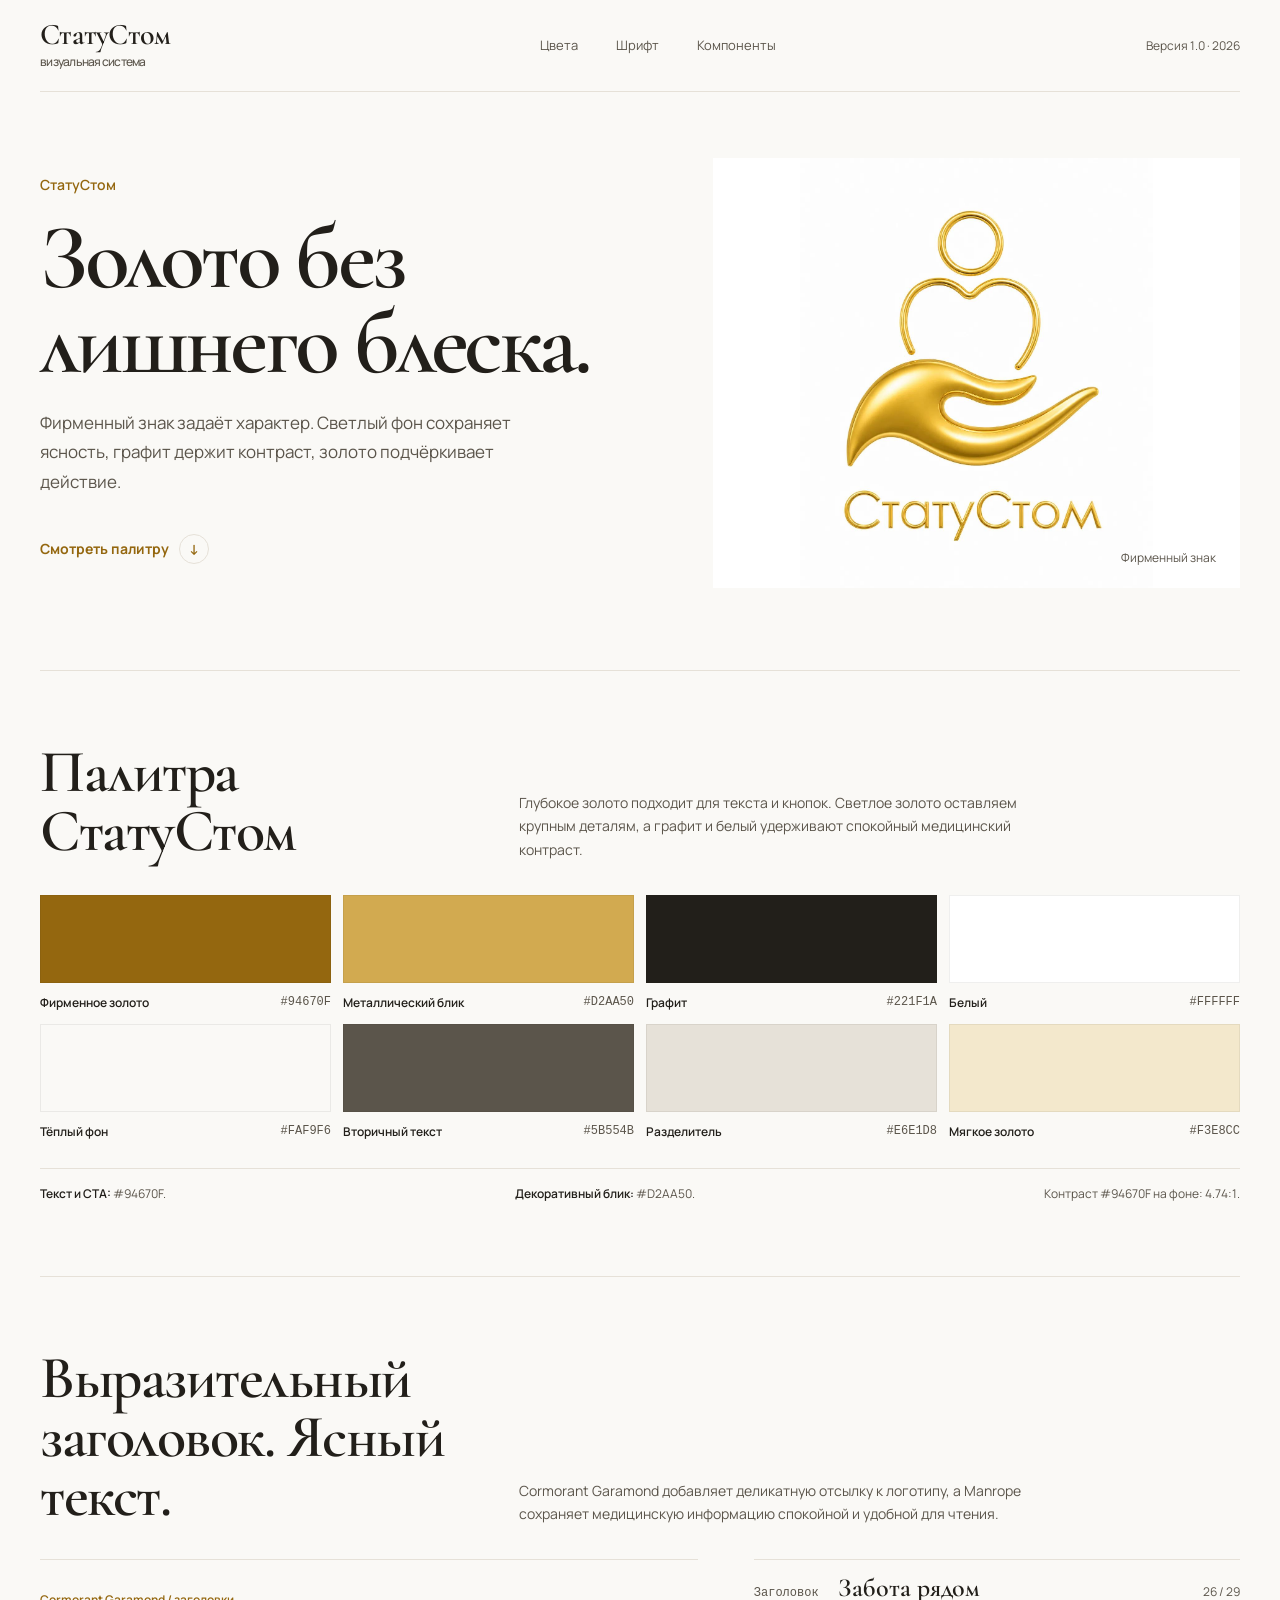
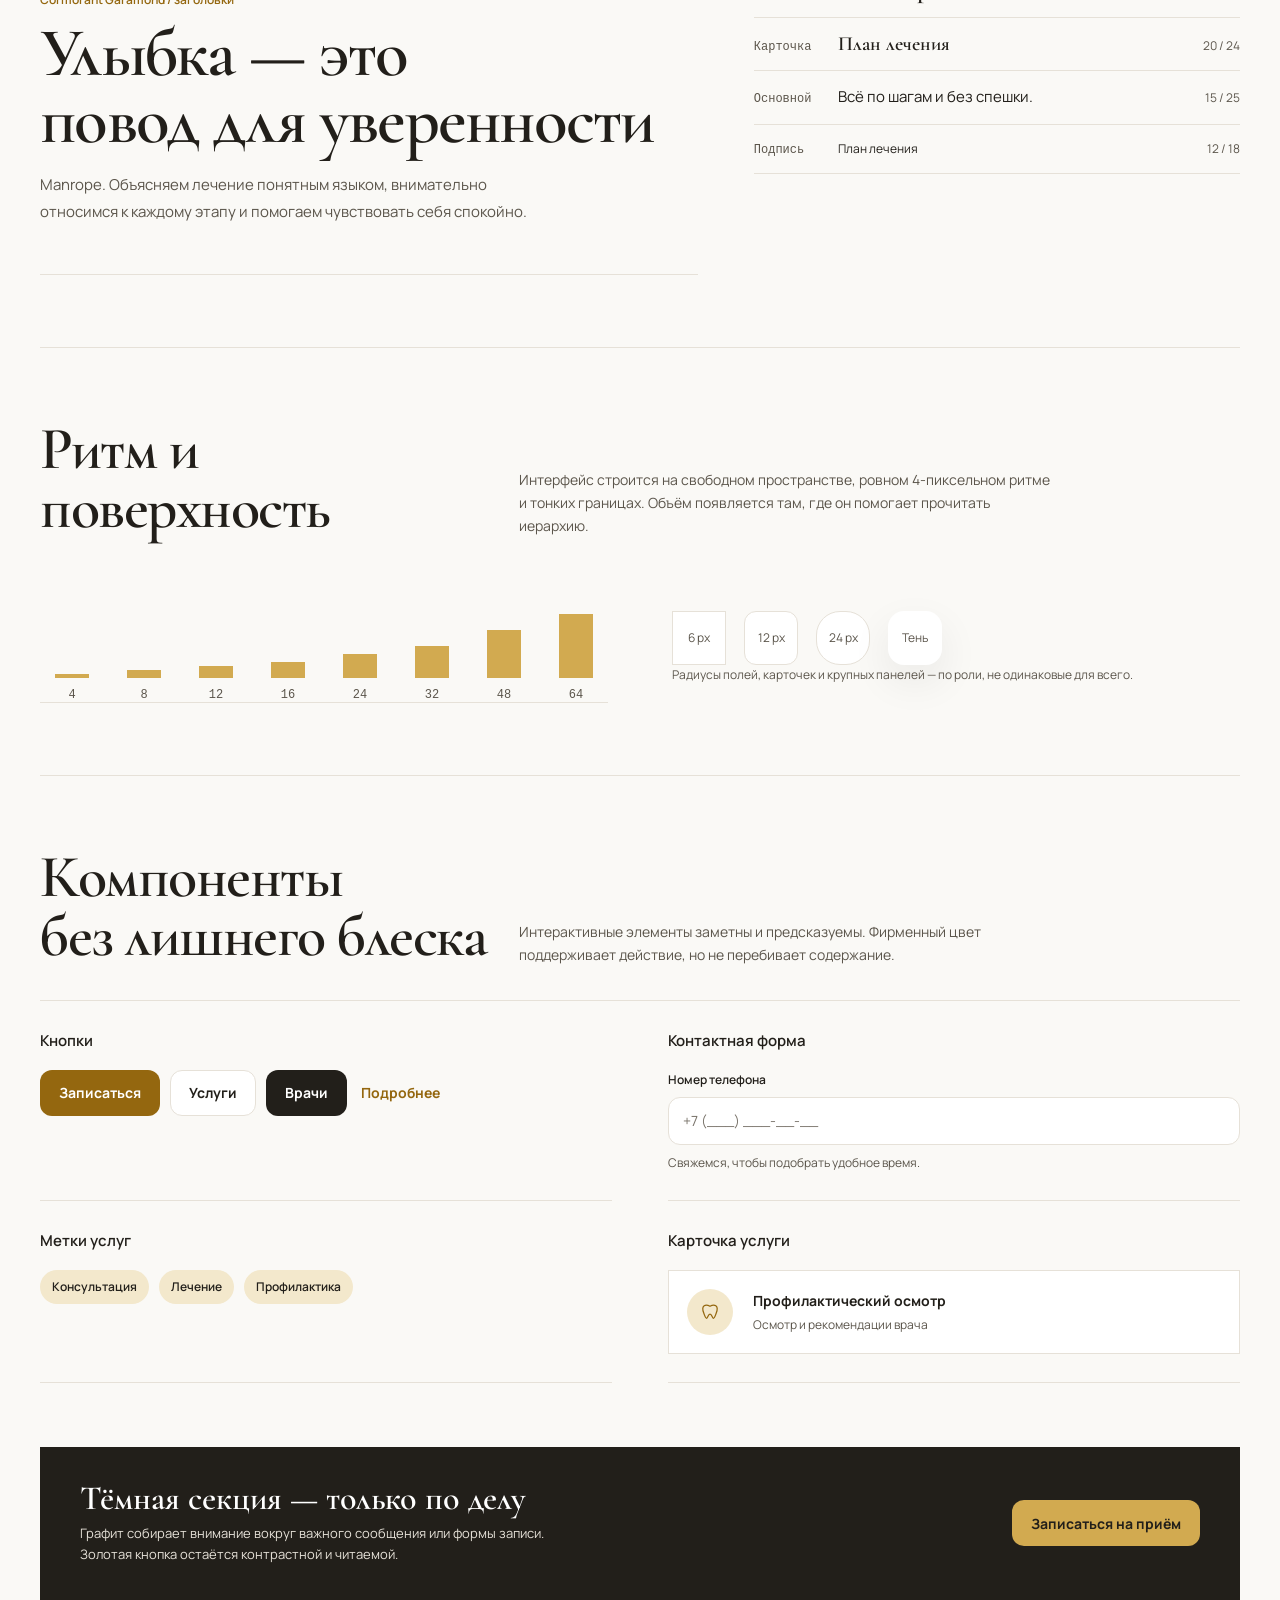
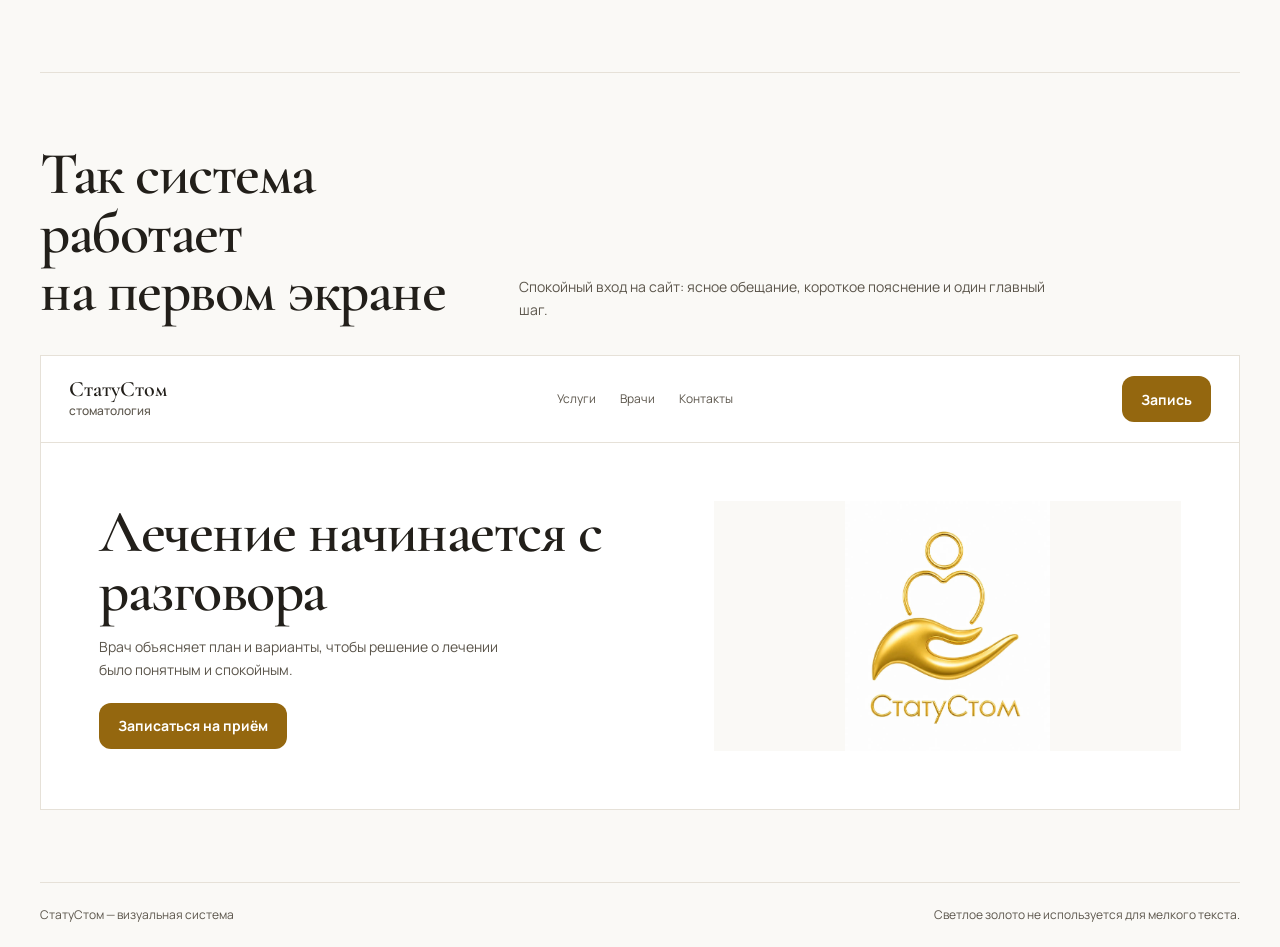
<file: design-system-statestom/design-system-preview.html>
<!doctype html>
<html lang="ru">
<head>
  <meta charset="utf-8">
  <meta name="viewport" content="width=device-width, initial-scale=1">
  <meta name="theme-color" content="#faf9f6">
  <title>СтатуСтом — визуальная система</title>
  <link rel="preconnect" href="https://fonts.googleapis.com">
  <link rel="preconnect" href="https://fonts.gstatic.com" crossorigin>
  <link href="https://fonts.googleapis.com/css2?family=Cormorant+Garamond:wght@500;600;700&family=Manrope:wght@400;500;600;700&display=swap" rel="stylesheet">
  <style>
    :root {
      color-scheme: light;
      --color-primary: #94670f;
      --color-primary-hover: #79530c;
      --color-graphite: #221f1a;
      --color-gold: #d2aa50;
      --color-paper: #faf9f6;
      --color-white: #fff;
      --color-muted: #5b554b;
      --color-border: #e6e1d8;
      --color-gold-soft: #f3e8cc;
      --font-display: 'Cormorant Garamond', Georgia, 'Times New Roman', serif;
      --font-body: 'Manrope', 'Segoe UI', Arial, sans-serif;
      --space-1: .25rem;
      --space-2: .5rem;
      --space-3: .75rem;
      --space-4: 1rem;
      --space-5: 1.25rem;
      --space-6: 1.5rem;
      --space-8: 2rem;
      --space-10: 2.5rem;
      --space-12: 3rem;
      --space-16: 4rem;
      --space-20: 5rem;
      --radius-sm: .375rem;
      --radius-md: .75rem;
      --radius-lg: 1rem;
      --radius-xl: 1.5rem;
      --shadow-soft: 0 16px 42px rgb(34 31 26 / 7%);
      --content-width: 1200px;
    }

    * { box-sizing: border-box; }
    html { scroll-behavior: smooth; }
    body {
      margin: 0;
      background: var(--color-paper);
      color: var(--color-graphite);
      font: 16px/1.65 var(--font-body);
      -webkit-font-smoothing: antialiased;
    }
    a { color: inherit; }
    button, input { font: inherit; }
    figure { margin: 0; }
    :focus-visible { outline: 2px solid var(--color-primary); outline-offset: 4px; }
    ::selection { background: var(--color-gold-soft); color: var(--color-graphite); }
    .page { width: min(var(--content-width), calc(100% - 64px)); margin-inline: auto; }

    .topbar {
      min-height: 92px;
      display: flex;
      align-items: center;
      justify-content: space-between;
      gap: 32px;
      border-bottom: 1px solid var(--color-border);
    }
    .wordmark { text-decoration: none; font: 600 30px/.9 var(--font-display); letter-spacing: -.025em; }
    .wordmark small { display: block; margin-top: 7px; color: var(--color-muted); font: 500 12px/1.2 var(--font-body); }
    .topnav { display: flex; align-items: center; gap: clamp(18px, 3vw, 38px); }
    .topnav a { min-height: 44px; display: inline-flex; align-items: center; color: var(--color-muted); font-size: 13px; text-decoration: none; transition: color .18s ease; }
    .topnav a:hover { color: var(--color-primary); }
    .version { color: var(--color-muted); font-size: 12px; white-space: nowrap; }

    .hero {
      min-height: 560px;
      display: grid;
      grid-template-columns: minmax(0, 1.05fr) minmax(340px, .95fr);
      align-items: center;
      gap: clamp(36px, 7vw, 96px);
      padding-block: 66px 82px;
    }
    .hero-copy { max-width: 640px; }
    .hero > * { min-width: 0; }
    .kicker { margin-bottom: 20px; color: var(--color-primary); font-size: 14px; font-weight: 600; }
    h1, h2, h3, p { margin-top: 0; }
    h1, h2 { font-family: var(--font-display); font-weight: 600; }
    h1 { max-width: 700px; margin-bottom: 22px; font-size: clamp(56px, 7.2vw, 94px); line-height: .92; letter-spacing: -.04em; }
    .hero-copy > p { max-width: 490px; margin-bottom: 28px; color: var(--color-muted); font-size: 17px; line-height: 1.75; }
    .hero-link { display: inline-flex; align-items: center; gap: 10px; min-height: 48px; color: var(--color-primary); font-size: 14px; font-weight: 700; text-decoration: none; }
    .hero-link span { display: grid; width: 30px; height: 30px; place-items: center; border: 1px solid var(--color-border); border-radius: 50%; transition: transform .18s ease, border-color .18s ease; }
    .hero-link:hover span { transform: translateY(3px); border-color: var(--color-primary); }
    .logo-stage {
      position: relative;
      display: grid;
      min-height: 430px;
      min-width: 0;
      place-items: center;
      overflow: hidden;
      background: var(--color-white);
    }
    .logo-stage img { display: block; width: min(100%, 390px); height: 430px; object-fit: contain; }
    .logo-caption { position: absolute; right: 24px; bottom: 20px; color: var(--color-muted); font-size: 12px; }

    .section { padding-block: 72px; border-top: 1px solid var(--color-border); }
    .section-head { display: grid; grid-template-columns: minmax(230px, .62fr) minmax(280px, 1fr); align-items: end; gap: 32px; margin-bottom: 34px; }
    .section-head h2 { margin: 0; font-size: clamp(40px, 5vw, 60px); line-height: .98; letter-spacing: -.025em; }
    .section-head p { max-width: 540px; margin: 0; color: var(--color-muted); font-size: 14px; }
    .palette { display: grid; grid-template-columns: repeat(4, minmax(0, 1fr)); gap: 12px; }
    .swatch { min-width: 0; }
    .swatch-color { height: 88px; border: 1px solid rgb(34 31 26 / 7%); }
    .swatch-meta { display: flex; align-items: start; justify-content: space-between; gap: 8px; padding-top: 10px; }
    .swatch-name { font-size: 12px; font-weight: 600; }
    .swatch-value { color: var(--color-muted); font: 12px/1.5 ui-monospace, SFMono-Regular, Consolas, monospace; }
    .palette-note { display: flex; justify-content: space-between; gap: 24px; margin-top: 26px; padding-top: 15px; border-top: 1px solid var(--color-border); color: var(--color-muted); font-size: 12px; }
    .palette-note strong { color: var(--color-graphite); font-weight: 600; }

    .type-layout { display: grid; grid-template-columns: 1.15fr .85fr; gap: 56px; align-items: start; }
    .type-specimen { padding: 30px 0 34px; border-block: 1px solid var(--color-border); }
    .type-sample-head { margin-bottom: 10px; color: var(--color-primary); font-size: 12px; font-weight: 600; }
    .display-sample { margin-bottom: 18px; font: 600 clamp(42px, 5.4vw, 70px)/.96 var(--font-display); letter-spacing: -.025em; }
    .body-sample { max-width: 490px; color: var(--color-muted); font-size: 15px; line-height: 1.8; }
    .type-scale { border-top: 1px solid var(--color-border); }
    .type-row { display: grid; grid-template-columns: 72px 1fr auto; align-items: baseline; gap: 12px; padding: 14px 0; border-bottom: 1px solid var(--color-border); }
    .type-row span:first-child { color: var(--color-muted); font: 12px ui-monospace, SFMono-Regular, Consolas, monospace; }
    .type-row span:last-child { color: var(--color-muted); font-size: 12px; white-space: nowrap; }
    .type-row .sample-xl { font: 600 26px/1.1 var(--font-display); }
    .type-row .sample-lg { font: 600 20px/1.2 var(--font-display); }
    .type-row .sample-body { font-size: 15px; }
    .type-row .sample-caption { font-size: 12px; }

    .rhythm { display: grid; grid-template-columns: 1fr 1fr; gap: 64px; align-items: center; }
    .space-scale { display: flex; align-items: end; justify-content: space-between; gap: 8px; min-height: 132px; padding: 16px 0 0; border-bottom: 1px solid var(--color-border); }
    .space-step { flex: 1; display: flex; flex-direction: column; align-items: center; gap: 10px; color: var(--color-muted); font: 12px ui-monospace, SFMono-Regular, Consolas, monospace; }
    .space-bar { width: 100%; max-width: 34px; background: var(--color-gold); }
    .shape-samples { display: flex; align-items: center; gap: 18px; margin-top: 20px; }
    .shape { display: grid; width: 54px; height: 54px; place-items: center; border: 1px solid var(--color-border); background: var(--color-white); color: var(--color-muted); font-size: 12px; }
    .shape.rounded { border-radius: var(--radius-md); }
    .shape.soft { border-radius: var(--radius-xl); }
    .shape.shadow { border: 0; border-radius: var(--radius-lg); box-shadow: var(--shadow-soft); }
    .shape-caption { color: var(--color-muted); font-size: 12px; }

    .component-area { display: grid; grid-template-columns: 1fr 1fr; gap: 0 56px; border-top: 1px solid var(--color-border); }
    .component-block { padding: 28px 0; border-bottom: 1px solid var(--color-border); }
    .component-block h3 { margin-bottom: 16px; font-size: 15px; font-weight: 600; }
    .button-row { display: flex; flex-wrap: wrap; gap: 10px; }
    .button { min-height: 46px; display: inline-flex; align-items: center; justify-content: center; border: 1px solid transparent; border-radius: var(--radius-md); padding: 0 18px; font-size: 14px; font-weight: 700; cursor: pointer; transition: background-color .18s ease, color .18s ease, border-color .18s ease; }
    .button-primary { background: var(--color-primary); color: var(--color-white); }
    .button-primary:hover { background: var(--color-primary-hover); }
    .button-secondary { border-color: var(--color-border); background: var(--color-white); color: var(--color-graphite); }
    .button-secondary:hover { border-color: var(--color-primary); }
    .button-dark { background: var(--color-graphite); color: var(--color-white); }
    .button-text { min-height: 46px; border: 0; background: transparent; color: var(--color-primary); padding-inline: 4px; }
    .field-label { display: block; margin-bottom: 7px; font-size: 12px; font-weight: 600; }
    .field { width: 100%; min-height: 48px; border: 1px solid var(--color-border); border-radius: var(--radius-md); background: var(--color-white); padding: 0 14px; color: var(--color-graphite); font-size: 14px; }
    .field::placeholder { color: #777168; }
    .field:focus-visible { border-color: var(--color-primary); outline-offset: 2px; }
    .hint { margin: 8px 0 0; color: var(--color-muted); font-size: 12px; }
    .badge-row { display: flex; flex-wrap: wrap; gap: 10px; }
    .badge { min-height: 34px; display: inline-flex; align-items: center; border-radius: 999px; padding: 0 12px; background: var(--color-gold-soft); color: var(--color-graphite); font-size: 12px; font-weight: 600; }
    .service-example { display: grid; grid-template-columns: 50px 1fr; align-items: center; gap: 16px; padding: 18px; border: 1px solid var(--color-border); background: var(--color-white); }
    .service-mark { display: grid; width: 46px; height: 46px; place-items: center; border-radius: 50%; background: var(--color-gold-soft); color: var(--color-primary); }
    .service-mark svg { width: 20px; height: 20px; }
    .service-example h4 { margin: 0 0 3px; font-size: 14px; }
    .service-example p { margin: 0; color: var(--color-muted); font-size: 12px; }

    .dark-example { display: grid; grid-template-columns: 1fr auto; align-items: center; gap: 28px; margin-top: 64px; padding: 34px 40px; background: var(--color-graphite); color: var(--color-white); }
    .dark-example h2 { margin-bottom: 6px; font: 600 34px/1.05 var(--font-display); }
    .dark-example p { max-width: 500px; margin: 0; color: #e6e1d8; font-size: 13px; }
    .dark-example .button { background: var(--color-gold); color: var(--color-graphite); }

    .landing-demo { overflow: hidden; border: 1px solid var(--color-border); background: var(--color-white); }
    .demo-topbar { display: flex; align-items: center; justify-content: space-between; gap: 20px; padding: 20px 28px; border-bottom: 1px solid var(--color-border); }
    .demo-wordmark { font: 600 22px/.9 var(--font-display); }
    .demo-wordmark small { display: block; margin-top: 5px; color: var(--color-muted); font: 500 12px/1.2 var(--font-body); }
    .demo-nav { display: flex; gap: 24px; color: var(--color-muted); font-size: 12px; }
    .demo-body { display: grid; grid-template-columns: 1fr .8fr; align-items: center; gap: 32px; padding: clamp(26px, 5vw, 58px); }
    .demo-copy h3 { max-width: 540px; margin-bottom: 14px; font: 600 clamp(36px, 5vw, 60px)/.98 var(--font-display); letter-spacing: -.025em; }
    .demo-copy p { max-width: 430px; margin-bottom: 22px; color: var(--color-muted); font-size: 14px; }
    .demo-art { min-height: 250px; display: grid; place-items: center; overflow: hidden; background: var(--color-paper); }
    .demo-art img { display: block; width: min(100%, 280px); height: 250px; object-fit: contain; }
    .foot { display: flex; justify-content: space-between; gap: 20px; padding-block: 22px; border-top: 1px solid var(--color-border); color: var(--color-muted); font-size: 12px; }

    @media (max-width: 800px) {
      .page { width: min(100% - 40px, var(--content-width)); }
      .version { display: none; }
      .hero { min-height: auto; grid-template-columns: 1fr .8fr; gap: 24px; padding-block: 54px 62px; }
      .logo-stage { min-height: 340px; }
      .logo-stage img { height: 340px; }
      .section { padding-block: 56px; }
      .section-head { grid-template-columns: 1fr; gap: 14px; }
      .type-layout { grid-template-columns: 1fr; gap: 30px; }
      .rhythm { gap: 32px; }
      .dark-example { padding: 28px; }
    }
    @media (max-width: 560px) {
      .page { width: calc(100% - 36px); }
      .topbar { min-height: 72px; }
      .wordmark { font-size: 27px; }
      .topbar { gap: 0; flex-wrap: wrap; padding-block: 12px; }
      .topnav { width: 100%; justify-content: flex-start; gap: 24px; margin-top: 10px; padding-top: 6px; border-top: 1px solid var(--color-border); }
      .topnav a { font-size: 12px; }
      .hero { width: 100%; grid-template-columns: minmax(0, 1fr); gap: 30px; padding-block: 48px 56px; }
      .hero-copy, .logo-stage { width: 100%; max-width: 100%; }
      .hero-copy > p { width: 100%; max-width: 100%; }
      h1 { max-width: 450px; font-size: clamp(54px, 15vw, 72px); }
      .hero-copy > p { font-size: 15px; }
      .logo-stage { min-height: 300px; }
      .logo-stage img { width: 100%; max-width: 100%; height: 300px; }
      .logo-caption { right: 16px; bottom: 14px; }
      .swatch-meta { flex-direction: column; gap: 2px; }
      .section { padding-block: 46px; }
      .section-head h2 { font-size: 44px; }
      .palette { grid-template-columns: repeat(2, minmax(0, 1fr)); gap: 20px 12px; }
      .swatch-color { height: 66px; }
      .palette-note { flex-direction: column; gap: 5px; }
      .type-row { grid-template-columns: 58px 1fr; gap: 8px; }
      .type-row span:last-child { display: none; }
      .rhythm { grid-template-columns: 1fr; gap: 28px; }
      .space-scale { min-height: 110px; }
      .component-area { grid-template-columns: 1fr; }
      .service-example { grid-template-columns: 44px 1fr; gap: 12px; }
      .dark-example { grid-template-columns: 1fr; gap: 18px; margin-top: 44px; padding: 26px 22px; }
      .dark-example .button { justify-self: start; }
      .demo-topbar { padding: 16px 18px; }
      .demo-nav { display: none; }
      .demo-body { grid-template-columns: 1fr; gap: 24px; padding: 24px 20px; }
      .demo-art { min-height: 200px; }
      .demo-art img { height: 200px; }
      .foot { flex-direction: column; gap: 4px; }
    }
    @media (prefers-reduced-motion: reduce) {
      *, *::before, *::after { scroll-behavior: auto !important; transition-duration: .01ms !important; }
    }
  </style>
</head>
<body>
  <main class="page">
    <header class="topbar">
      <a class="wordmark" href="#top">СтатуСтом<small>визуальная система</small></a>
      <nav class="topnav" aria-label="Разделы страницы">
        <a href="#palette">Цвета</a>
        <a href="#typography">Шрифт</a>
        <a href="#components">Компоненты</a>
      </nav>
      <span class="version">Версия 1.0 · 2026</span>
    </header>

    <section class="hero" id="top" aria-labelledby="page-title">
      <div class="hero-copy">
        <div class="kicker">СтатуСтом</div>
        <h1 id="page-title">Золото без<br>лишнего блеска.</h1>
        <p>Фирменный знак задаёт характер. Светлый фон сохраняет ясность, графит держит контраст, золото подчёркивает действие.</p>
        <a class="hero-link" href="#palette">Смотреть палитру <span aria-hidden="true">↓</span></a>
      </div>
      <figure class="logo-stage">
        <img src="statustom-logo.jpg" alt="Фирменный золотой логотип стоматологии СтатуСтом">
        <figcaption class="logo-caption">Фирменный знак</figcaption>
      </figure>
    </section>

    <section class="section" id="palette" aria-labelledby="palette-title">
      <div class="section-head">
        <h2 id="palette-title">Палитра СтатуСтом</h2>
        <p>Глубокое золото подходит для текста и кнопок. Светлое золото оставляем крупным деталям, а графит и белый удерживают спокойный медицинский контраст.</p>
      </div>
      <div class="palette">
        <div class="swatch"><div class="swatch-color" style="background:#94670f"></div><div class="swatch-meta"><span class="swatch-name">Фирменное золото</span><span class="swatch-value">#94670F</span></div></div>
        <div class="swatch"><div class="swatch-color" style="background:#d2aa50"></div><div class="swatch-meta"><span class="swatch-name">Металлический блик</span><span class="swatch-value">#D2AA50</span></div></div>
        <div class="swatch"><div class="swatch-color" style="background:#221f1a"></div><div class="swatch-meta"><span class="swatch-name">Графит</span><span class="swatch-value">#221F1A</span></div></div>
        <div class="swatch"><div class="swatch-color" style="background:#fff"></div><div class="swatch-meta"><span class="swatch-name">Белый</span><span class="swatch-value">#FFFFFF</span></div></div>
        <div class="swatch"><div class="swatch-color" style="background:#faf9f6"></div><div class="swatch-meta"><span class="swatch-name">Тёплый фон</span><span class="swatch-value">#FAF9F6</span></div></div>
        <div class="swatch"><div class="swatch-color" style="background:#5b554b"></div><div class="swatch-meta"><span class="swatch-name">Вторичный текст</span><span class="swatch-value">#5B554B</span></div></div>
        <div class="swatch"><div class="swatch-color" style="background:#e6e1d8"></div><div class="swatch-meta"><span class="swatch-name">Разделитель</span><span class="swatch-value">#E6E1D8</span></div></div>
        <div class="swatch"><div class="swatch-color" style="background:#f3e8cc"></div><div class="swatch-meta"><span class="swatch-name">Мягкое золото</span><span class="swatch-value">#F3E8CC</span></div></div>
      </div>
      <div class="palette-note"><span><strong>Текст и CTA:</strong> #94670F.</span><span><strong>Декоративный блик:</strong> #D2AA50.</span><span>Контраст #94670F на фоне: 4.74:1.</span></div>
    </section>

    <section class="section" id="typography" aria-labelledby="type-title">
      <div class="section-head">
        <h2 id="type-title">Выразительный<br>заголовок. Ясный текст.</h2>
        <p>Cormorant Garamond добавляет деликатную отсылку к логотипу, а Manrope сохраняет медицинскую информацию спокойной и удобной для чтения.</p>
      </div>
      <div class="type-layout">
        <div class="type-specimen">
          <div class="type-sample-head">Cormorant Garamond / заголовки</div>
          <div class="display-sample">Улыбка — это<br>повод для уверенности</div>
          <p class="body-sample">Manrope. Объясняем лечение понятным языком, внимательно относимся к каждому этапу и помогаем чувствовать себя спокойно.</p>
        </div>
        <div class="type-scale" aria-label="Примеры типографической шкалы">
          <div class="type-row"><span>Заголовок</span><span class="sample-xl">Забота рядом</span><span>26 / 29</span></div>
          <div class="type-row"><span>Карточка</span><span class="sample-lg">План лечения</span><span>20 / 24</span></div>
          <div class="type-row"><span>Основной</span><span class="sample-body">Всё по шагам и без спешки.</span><span>15 / 25</span></div>
          <div class="type-row"><span>Подпись</span><span class="sample-caption">План лечения</span><span>12 / 18</span></div>
        </div>
      </div>
    </section>

    <section class="section" aria-labelledby="rhythm-title">
      <div class="section-head">
        <h2 id="rhythm-title">Ритм и поверхность</h2>
        <p>Интерфейс строится на свободном пространстве, ровном 4-пиксельном ритме и тонких границах. Объём появляется там, где он помогает прочитать иерархию.</p>
      </div>
      <div class="rhythm">
        <div class="space-scale" aria-label="Шкала расстояний от 4 до 64 пикселей">
          <div class="space-step"><span class="space-bar" style="height:4px"></span>4</div>
          <div class="space-step"><span class="space-bar" style="height:8px"></span>8</div>
          <div class="space-step"><span class="space-bar" style="height:12px"></span>12</div>
          <div class="space-step"><span class="space-bar" style="height:16px"></span>16</div>
          <div class="space-step"><span class="space-bar" style="height:24px"></span>24</div>
          <div class="space-step"><span class="space-bar" style="height:32px"></span>32</div>
          <div class="space-step"><span class="space-bar" style="height:48px"></span>48</div>
          <div class="space-step"><span class="space-bar" style="height:64px"></span>64</div>
        </div>
        <div>
          <div class="shape-samples" aria-label="Примеры радиусов и глубины">
            <div class="shape">6 px</div><div class="shape rounded">12 px</div><div class="shape soft">24 px</div><div class="shape shadow">Тень</div>
          </div>
          <div class="shape-caption">Радиусы полей, карточек и крупных панелей — по роли, не одинаковые для всего.</div>
        </div>
      </div>
    </section>

    <section class="section" id="components" aria-labelledby="components-title">
      <div class="section-head">
        <h2 id="components-title">Компоненты<br>без лишнего блеска</h2>
        <p>Интерактивные элементы заметны и предсказуемы. Фирменный цвет поддерживает действие, но не перебивает содержание.</p>
      </div>
      <div class="component-area">
        <div class="component-block">
          <h3>Кнопки</h3>
          <div class="button-row"><button class="button button-primary">Записаться</button><button class="button button-secondary">Услуги</button><button class="button button-dark">Врачи</button><button class="button button-text">Подробнее</button></div>
        </div>
        <div class="component-block">
          <h3>Контактная форма</h3>
          <label class="field-label" for="phone">Номер телефона</label>
          <input class="field" id="phone" type="tel" placeholder="+7 (___) ___-__-__" autocomplete="tel">
          <p class="hint">Свяжемся, чтобы подобрать удобное время.</p>
        </div>
        <div class="component-block">
          <h3>Метки услуг</h3>
          <div class="badge-row"><span class="badge">Консультация</span><span class="badge">Лечение</span><span class="badge">Профилактика</span></div>
        </div>
        <div class="component-block">
          <h3>Карточка услуги</h3>
          <article class="service-example">
            <span class="service-mark" aria-hidden="true"><svg viewBox="0 0 24 24" fill="none" stroke="currentColor" stroke-width="1.5"><path d="M5 4.5c2.3-1.6 4.7-.7 7 .6 2.3-1.3 4.7-2.2 7-.6 2.5 1.8 1.7 5.7.5 8.8-1.1 2.8-1.8 6.2-3.5 6.2-1.5 0-1.5-5-4-5s-2.5 5-4 5c-1.7 0-2.4-3.4-3.5-6.2C3.3 10.2 2.5 6.3 5 4.5Z"/></svg></span>
            <div><h4>Профилактический осмотр</h4><p>Осмотр и рекомендации врача</p></div>
          </article>
        </div>
      </div>
      <aside class="dark-example">
        <div><h2>Тёмная секция — только по делу</h2><p>Графит собирает внимание вокруг важного сообщения или формы записи. Золотая кнопка остаётся контрастной и читаемой.</p></div>
        <button class="button">Записаться на приём</button>
      </aside>
    </section>

    <section class="section" aria-labelledby="landing-title">
      <div class="section-head">
        <h2 id="landing-title">Так система работает<br>на первом экране</h2>
        <p>Спокойный вход на сайт: ясное обещание, короткое пояснение и один главный шаг.</p>
      </div>
      <div class="landing-demo">
        <header class="demo-topbar"><div class="demo-wordmark">СтатуСтом<small>стоматология</small></div><nav class="demo-nav" aria-label="Пример меню сайта"><span>Услуги</span><span>Врачи</span><span>Контакты</span></nav><button class="button button-primary">Запись</button></header>
        <div class="demo-body">
          <div class="demo-copy"><h3>Лечение начинается с разговора</h3><p>Врач объясняет план и варианты, чтобы решение о лечении было понятным и спокойным.</p><button class="button button-primary">Записаться на приём</button></div>
          <div class="demo-art"><img src="statustom-logo.jpg" alt="Логотип стоматологии СтатуСтом"></div>
        </div>
      </div>
    </section>

    <footer class="foot"><span>СтатуСтом — визуальная система</span><span>Светлое золото не используется для мелкого текста.</span></footer>
  </main>
</body>
</html>
</file>
